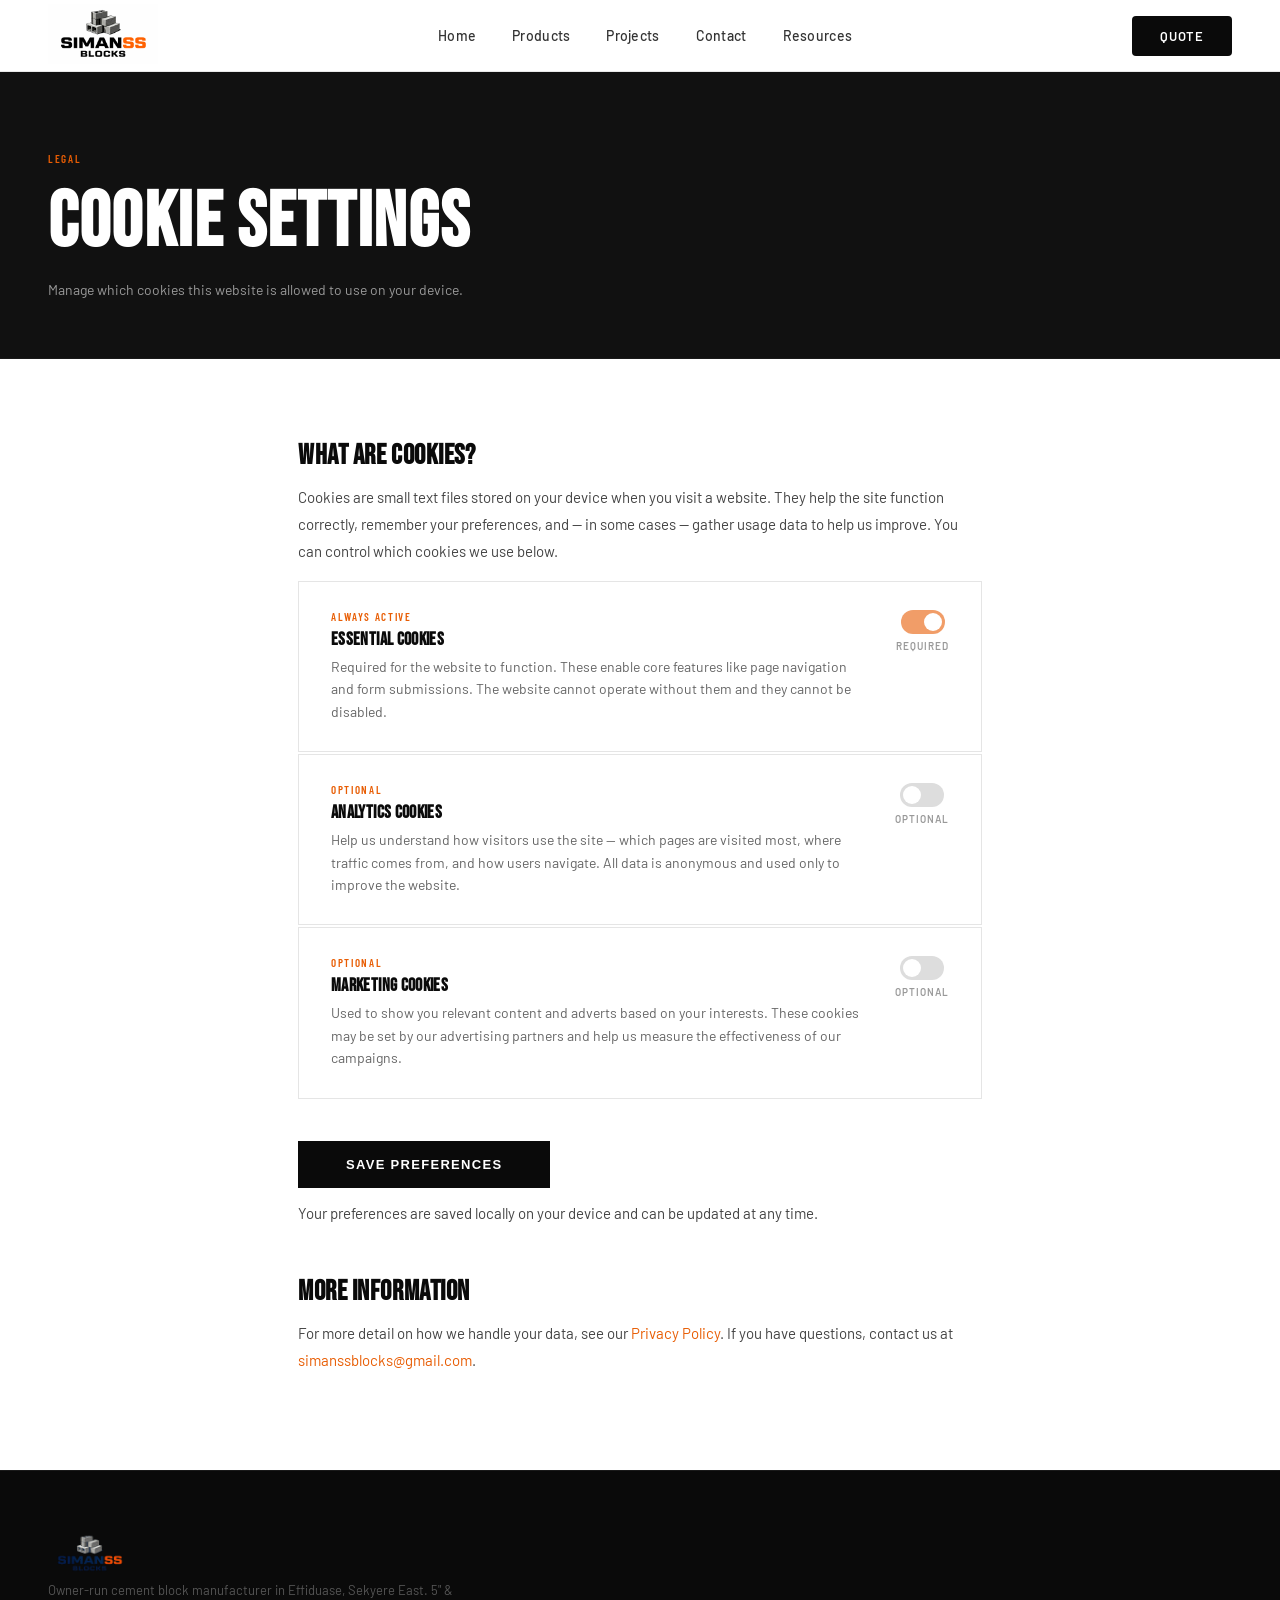
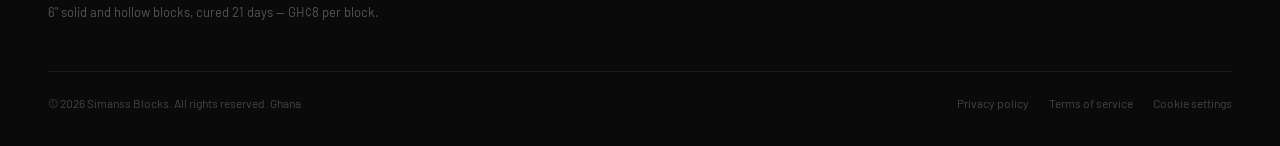
<file: cookies.html>
<!DOCTYPE html>
<html lang="en">
<head>
  <meta charset="UTF-8">
  <meta name="viewport" content="width=device-width, initial-scale=1.0">
  <title>Cookie Settings | Simanss Blocks</title>
  <link rel="preconnect" href="https://fonts.googleapis.com">
  <link rel="preconnect" href="https://fonts.gstatic.com" crossorigin>
  <link href="https://fonts.googleapis.com/css2?family=Bebas+Neue&family=Barlow:wght@300;400;500;600&family=Barlow+Condensed:wght@600;700&display=swap" rel="stylesheet">
  <link rel="stylesheet" href="https://cdnjs.cloudflare.com/ajax/libs/font-awesome/6.6.0/css/all.min.css">
  <link rel="stylesheet" href="styles.css">
  <style>
    .legal-hero {
      background: var(--dark); padding: 80px 48px 60px;
      border-bottom: 1px solid #1A1A1A;
    }
    .legal-hero .label { color: var(--orange); display: block; margin-bottom: 12px; }
    .legal-hero h1 { color: var(--white); font-size: clamp(48px, 6vw, 80px); }
    .legal-hero p { color: var(--text-muted); font-size: 14px; margin-top: 12px; }
    .legal-body {
      max-width: 780px; margin: 0 auto; padding: 80px 48px;
    }
    .legal-body h2 { font-size: 28px; margin: 48px 0 12px; color: var(--black); }
    .legal-body h2:first-child { margin-top: 0; }
    .legal-body p { font-size: 15px; color: #444; line-height: 1.8; margin-bottom: 16px; }
    .legal-body a { color: var(--orange); text-decoration: none; }
    .legal-body a:hover { text-decoration: underline; }

    .cookie-card {
      border: 1px solid #E5E5E5; padding: 28px 32px;
      margin-bottom: 2px; display: flex;
      justify-content: space-between; align-items: flex-start;
      gap: 24px;
    }
    .cookie-card-info h3 { font-size: 18px; font-family: 'Bebas Neue', sans-serif; margin-bottom: 6px; }
    .cookie-card-info p { font-size: 14px; color: #666; line-height: 1.6; margin: 0; }
    .cookie-card-info .label { color: var(--orange); display: block; margin-bottom: 6px; }

    /* Toggle switch */
    .toggle-wrap { display: flex; flex-direction: column; align-items: center; gap: 6px; flex-shrink: 0; }
    .toggle-wrap span { font-size: 10px; font-weight: 600; letter-spacing: 0.1em; text-transform: uppercase; color: #999; }
    .toggle { position: relative; width: 44px; height: 24px; }
    .toggle input { opacity: 0; width: 0; height: 0; }
    .toggle-slider {
      position: absolute; inset: 0; background: #DDD;
      border-radius: 24px; cursor: pointer; transition: background 0.25s;
    }
    .toggle-slider::before {
      content: ''; position: absolute;
      width: 18px; height: 18px; left: 3px; top: 3px;
      background: white; border-radius: 50%; transition: transform 0.25s;
    }
    .toggle input:checked + .toggle-slider { background: var(--orange); }
    .toggle input:checked + .toggle-slider::before { transform: translateX(20px); }
    .toggle input:disabled + .toggle-slider { background: var(--orange); opacity: 0.6; cursor: not-allowed; }
    .toggle input:disabled + .toggle-slider::before { transform: translateX(20px); }

    .cookie-save-btn {
      margin-top: 40px; padding: 16px 48px;
      background: var(--black); color: var(--white);
      border: none; cursor: pointer; font-size: 13px; font-weight: 600;
      letter-spacing: 0.1em; text-transform: uppercase;
      transition: background 0.2s;
    }
    .cookie-save-btn:hover { background: var(--orange); }
    .save-note { font-size: 12px; color: #999; margin-top: 12px; }

    @media (max-width: 768px) {
      .legal-hero { padding: 60px 20px 40px; }
      .legal-body { padding: 48px 20px; }
      .cookie-card { flex-direction: column; }
    }
  </style>
</head>
<body>

<nav>
  <a href="index.html"><img src="Images/Simanss Blocks Logo..png" alt="Simanss Blocks" style="height: 60px;"></a>
  <div class="nav-links">
    <a href="index.html">Home</a>
    <a href="index.html#products">Products</a>
    <a href="index.html#projects">Projects</a>
    <a href="index.html#contact">Contact</a>
    <a href="index.html#faq">Resources</a>
  </div>
  <a href="index.html#contact" class="btn-quote">Quote</a>
</nav>

<div class="legal-hero">
  <span class="label">Legal</span>
  <h1>COOKIE SETTINGS</h1>
  <p>Manage which cookies this website is allowed to use on your device.</p>
</div>

<div class="legal-body">
  <h2>WHAT ARE COOKIES?</h2>
  <p>Cookies are small text files stored on your device when you visit a website. They help the site function correctly, remember your preferences, and — in some cases — gather usage data to help us improve. You can control which cookies we use below.</p>

  <div class="cookie-card">
    <div class="cookie-card-info">
      <span class="label">Always active</span>
      <h3>ESSENTIAL COOKIES</h3>
      <p>Required for the website to function. These enable core features like page navigation and form submissions. The website cannot operate without them and they cannot be disabled.</p>
    </div>
    <div class="toggle-wrap">
      <label class="toggle">
        <input type="checkbox" disabled checked>
        <span class="toggle-slider"></span>
      </label>
      <span>Required</span>
    </div>
  </div>

  <div class="cookie-card">
    <div class="cookie-card-info">
      <span class="label">Optional</span>
      <h3>ANALYTICS COOKIES</h3>
      <p>Help us understand how visitors use the site — which pages are visited most, where traffic comes from, and how users navigate. All data is anonymous and used only to improve the website.</p>
    </div>
    <div class="toggle-wrap">
      <label class="toggle">
        <input type="checkbox" id="analyticsToggle">
        <span class="toggle-slider"></span>
      </label>
      <span>Optional</span>
    </div>
  </div>

  <div class="cookie-card">
    <div class="cookie-card-info">
      <span class="label">Optional</span>
      <h3>MARKETING COOKIES</h3>
      <p>Used to show you relevant content and adverts based on your interests. These cookies may be set by our advertising partners and help us measure the effectiveness of our campaigns.</p>
    </div>
    <div class="toggle-wrap">
      <label class="toggle">
        <input type="checkbox" id="marketingToggle">
        <span class="toggle-slider"></span>
      </label>
      <span>Optional</span>
    </div>
  </div>

  <button class="cookie-save-btn" onclick="savePreferences()">Save Preferences</button>
  <p class="save-note">Your preferences are saved locally on your device and can be updated at any time.</p>

  <h2>MORE INFORMATION</h2>
  <p>For more detail on how we handle your data, see our <a href="privacy-policy.html">Privacy Policy</a>. If you have questions, contact us at <a href="mailto:simanssblocks@gmail.com">simanssblocks@gmail.com</a>.</p>
</div>

<footer>
  <div class="footer-top">
    <div>
      <a href="index.html"><img src="Images/Simanss Blocks Logot.png" alt="Simanss Blocks" style="height: 45px;"></a>
      <p class="footer-desc">Owner-run cement block manufacturer in Effiduase, Sekyere East. 5" &amp; 6" solid and hollow blocks, cured 21 days — GH¢8 per block.</p>
    </div>
  </div>
  <div class="footer-bottom">
    <p>© 2026 Simanss Blocks. All rights reserved. Ghana</p>
    <div class="footer-bottom-links">
      <a href="privacy-policy.html">Privacy policy</a>
      <a href="terms.html">Terms of service</a>
      <a href="cookies.html">Cookie settings</a>
    </div>
  </div>
</footer>

<script>
  // Load saved preferences
  const prefs = JSON.parse(localStorage.getItem('cookiePrefs') || '{}');
  if (prefs.analytics) document.getElementById('analyticsToggle').checked = true;
  if (prefs.marketing) document.getElementById('marketingToggle').checked = true;

  function savePreferences() {
    localStorage.setItem('cookiePrefs', JSON.stringify({
      analytics: document.getElementById('analyticsToggle').checked,
      marketing:  document.getElementById('marketingToggle').checked,
    }));
    const btn = document.querySelector('.cookie-save-btn');
    btn.textContent = 'Saved!';
    setTimeout(() => { btn.textContent = 'Save Preferences'; }, 2000);
  }
</script>
</body>
</html>
</file>
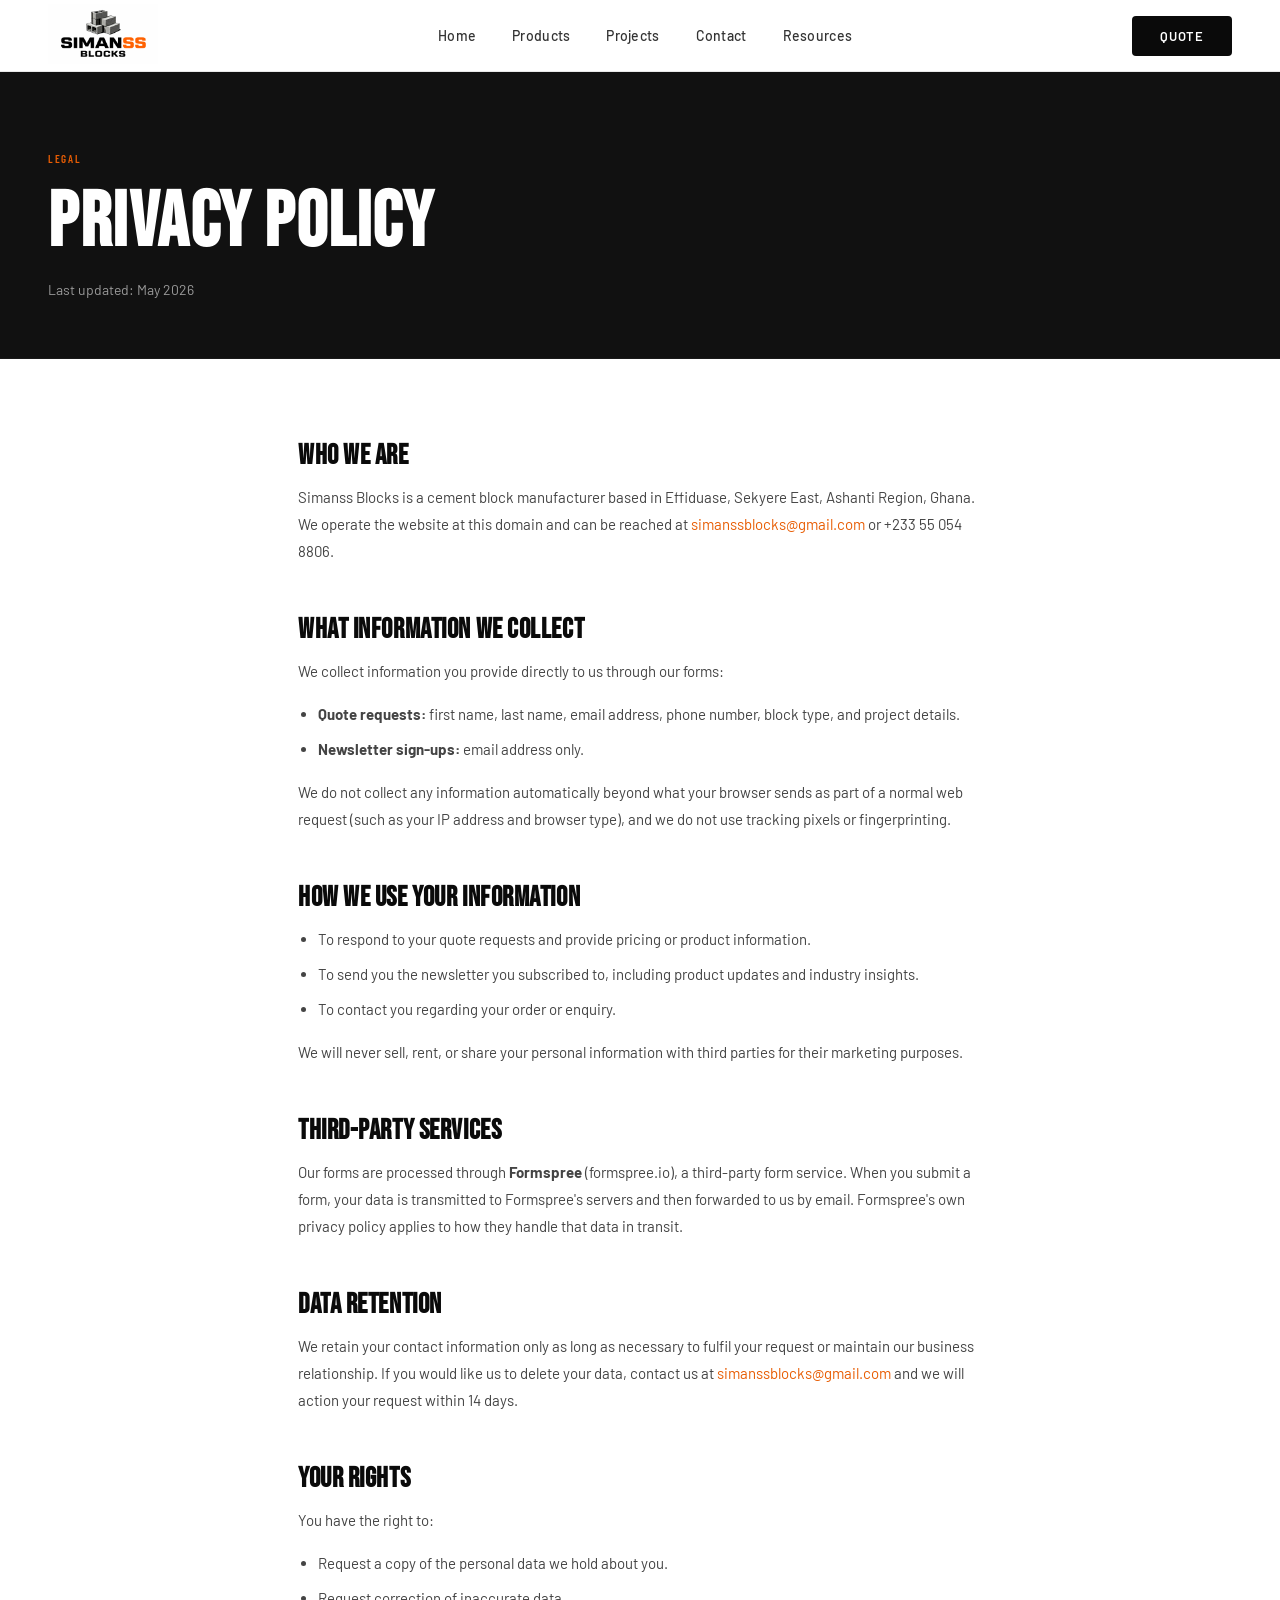
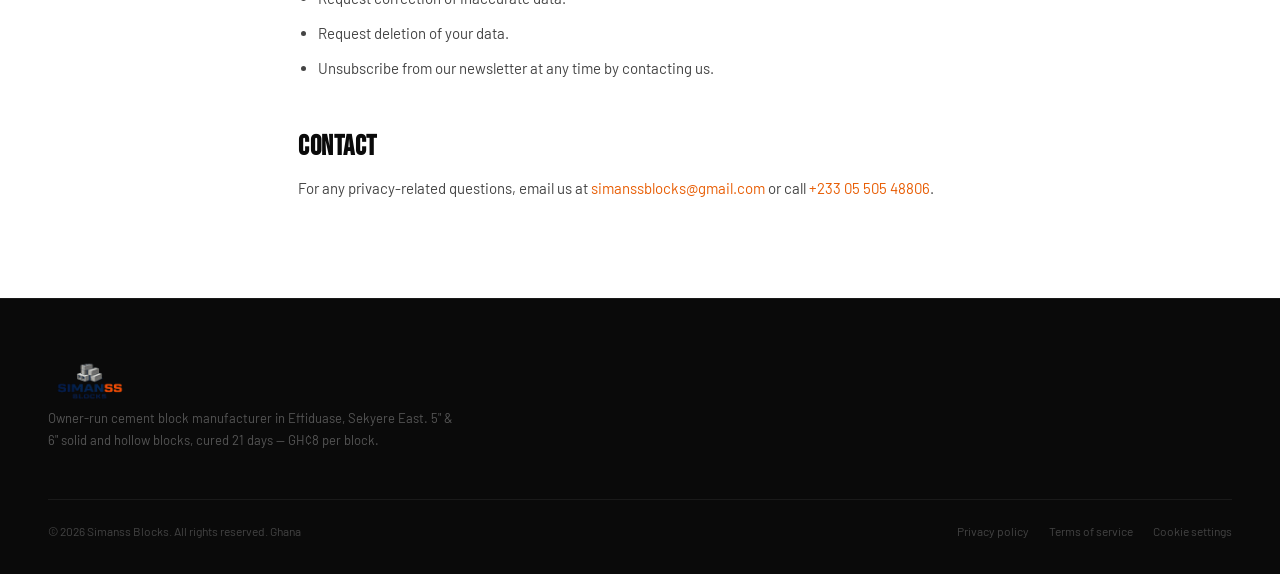
<file: privacy-policy.html>
<!DOCTYPE html>
<html lang="en">
<head>
  <meta charset="UTF-8">
  <meta name="viewport" content="width=device-width, initial-scale=1.0">
  <title>Privacy Policy | Simanss Blocks</title>
  <link rel="preconnect" href="https://fonts.googleapis.com">
  <link rel="preconnect" href="https://fonts.gstatic.com" crossorigin>
  <link href="https://fonts.googleapis.com/css2?family=Bebas+Neue&family=Barlow:wght@300;400;500;600&family=Barlow+Condensed:wght@600;700&display=swap" rel="stylesheet">
  <link rel="stylesheet" href="https://cdnjs.cloudflare.com/ajax/libs/font-awesome/6.6.0/css/all.min.css">
  <link rel="stylesheet" href="styles.css">
  <style>
    .legal-hero {
      background: var(--dark); padding: 80px 48px 60px;
      border-bottom: 1px solid #1A1A1A;
    }
    .legal-hero .label { color: var(--orange); display: block; margin-bottom: 12px; }
    .legal-hero h1 { color: var(--white); font-size: clamp(48px, 6vw, 80px); }
    .legal-hero p { color: var(--text-muted); font-size: 14px; margin-top: 12px; }
    .legal-body {
      max-width: 780px; margin: 0 auto; padding: 80px 48px;
    }
    .legal-body h2 {
      font-size: 28px; margin: 48px 0 12px; color: var(--black);
    }
    .legal-body h2:first-child { margin-top: 0; }
    .legal-body p { font-size: 15px; color: #444; line-height: 1.8; margin-bottom: 16px; }
    .legal-body ul { padding-left: 20px; margin-bottom: 16px; }
    .legal-body ul li { font-size: 15px; color: #444; line-height: 1.8; margin-bottom: 8px; }
    .legal-body a { color: var(--orange); text-decoration: none; }
    .legal-body a:hover { text-decoration: underline; }
    @media (max-width: 768px) {
      .legal-hero { padding: 60px 20px 40px; }
      .legal-body { padding: 48px 20px; }
    }
  </style>
</head>
<body>

<nav>
  <a href="index.html"><img src="Images/Simanss Blocks Logo..png" alt="Simanss Blocks" style="height: 60px;"></a>
  <div class="nav-links">
    <a href="index.html">Home</a>
    <a href="index.html#products">Products</a>
    <a href="index.html#projects">Projects</a>
    <a href="index.html#contact">Contact</a>
    <a href="index.html#faq">Resources</a>
  </div>
  <a href="index.html#contact" class="btn-quote">Quote</a>
</nav>

<div class="legal-hero">
  <span class="label">Legal</span>
  <h1>PRIVACY POLICY</h1>
  <p>Last updated: May 2026</p>
</div>

<div class="legal-body">
  <h2>WHO WE ARE</h2>
  <p>Simanss Blocks is a cement block manufacturer based in Effiduase, Sekyere East, Ashanti Region, Ghana. We operate the website at this domain and can be reached at <a href="mailto:simanssblocks@gmail.com">simanssblocks@gmail.com</a> or +233 55 054 8806.</p>

  <h2>WHAT INFORMATION WE COLLECT</h2>
  <p>We collect information you provide directly to us through our forms:</p>
  <ul>
    <li><strong>Quote requests:</strong> first name, last name, email address, phone number, block type, and project details.</li>
    <li><strong>Newsletter sign-ups:</strong> email address only.</li>
  </ul>
  <p>We do not collect any information automatically beyond what your browser sends as part of a normal web request (such as your IP address and browser type), and we do not use tracking pixels or fingerprinting.</p>

  <h2>HOW WE USE YOUR INFORMATION</h2>
  <ul>
    <li>To respond to your quote requests and provide pricing or product information.</li>
    <li>To send you the newsletter you subscribed to, including product updates and industry insights.</li>
    <li>To contact you regarding your order or enquiry.</li>
  </ul>
  <p>We will never sell, rent, or share your personal information with third parties for their marketing purposes.</p>

  <h2>THIRD-PARTY SERVICES</h2>
  <p>Our forms are processed through <strong>Formspree</strong> (formspree.io), a third-party form service. When you submit a form, your data is transmitted to Formspree's servers and then forwarded to us by email. Formspree's own privacy policy applies to how they handle that data in transit.</p>

  <h2>DATA RETENTION</h2>
  <p>We retain your contact information only as long as necessary to fulfil your request or maintain our business relationship. If you would like us to delete your data, contact us at <a href="mailto:simanssblocks@gmail.com">simanssblocks@gmail.com</a> and we will action your request within 14 days.</p>

  <h2>YOUR RIGHTS</h2>
  <p>You have the right to:</p>
  <ul>
    <li>Request a copy of the personal data we hold about you.</li>
    <li>Request correction of inaccurate data.</li>
    <li>Request deletion of your data.</li>
    <li>Unsubscribe from our newsletter at any time by contacting us.</li>
  </ul>

  <h2>CONTACT</h2>
  <p>For any privacy-related questions, email us at <a href="mailto:simanssblocks@gmail.com">simanssblocks@gmail.com</a> or call <a href="tel:+233550548806">+233 05 505 48806</a>.</p>
</div>

<footer>
  <div class="footer-top">
    <div>
      <a href="index.html"><img src="Images/Simanss Blocks Logot.png" alt="Simanss Blocks" style="height: 45px;"></a>
      <p class="footer-desc">Owner-run cement block manufacturer in Effiduase, Sekyere East. 5" &amp; 6" solid and hollow blocks, cured 21 days — GH¢8 per block.</p>
    </div>
  </div>
  <div class="footer-bottom">
    <p>© 2026 Simanss Blocks. All rights reserved. Ghana</p>
    <div class="footer-bottom-links">
      <a href="privacy-policy.html">Privacy policy</a>
      <a href="terms.html">Terms of service</a>
      <a href="cookies.html">Cookie settings</a>
    </div>
  </div>
</footer>

</body>
</html>
</file>
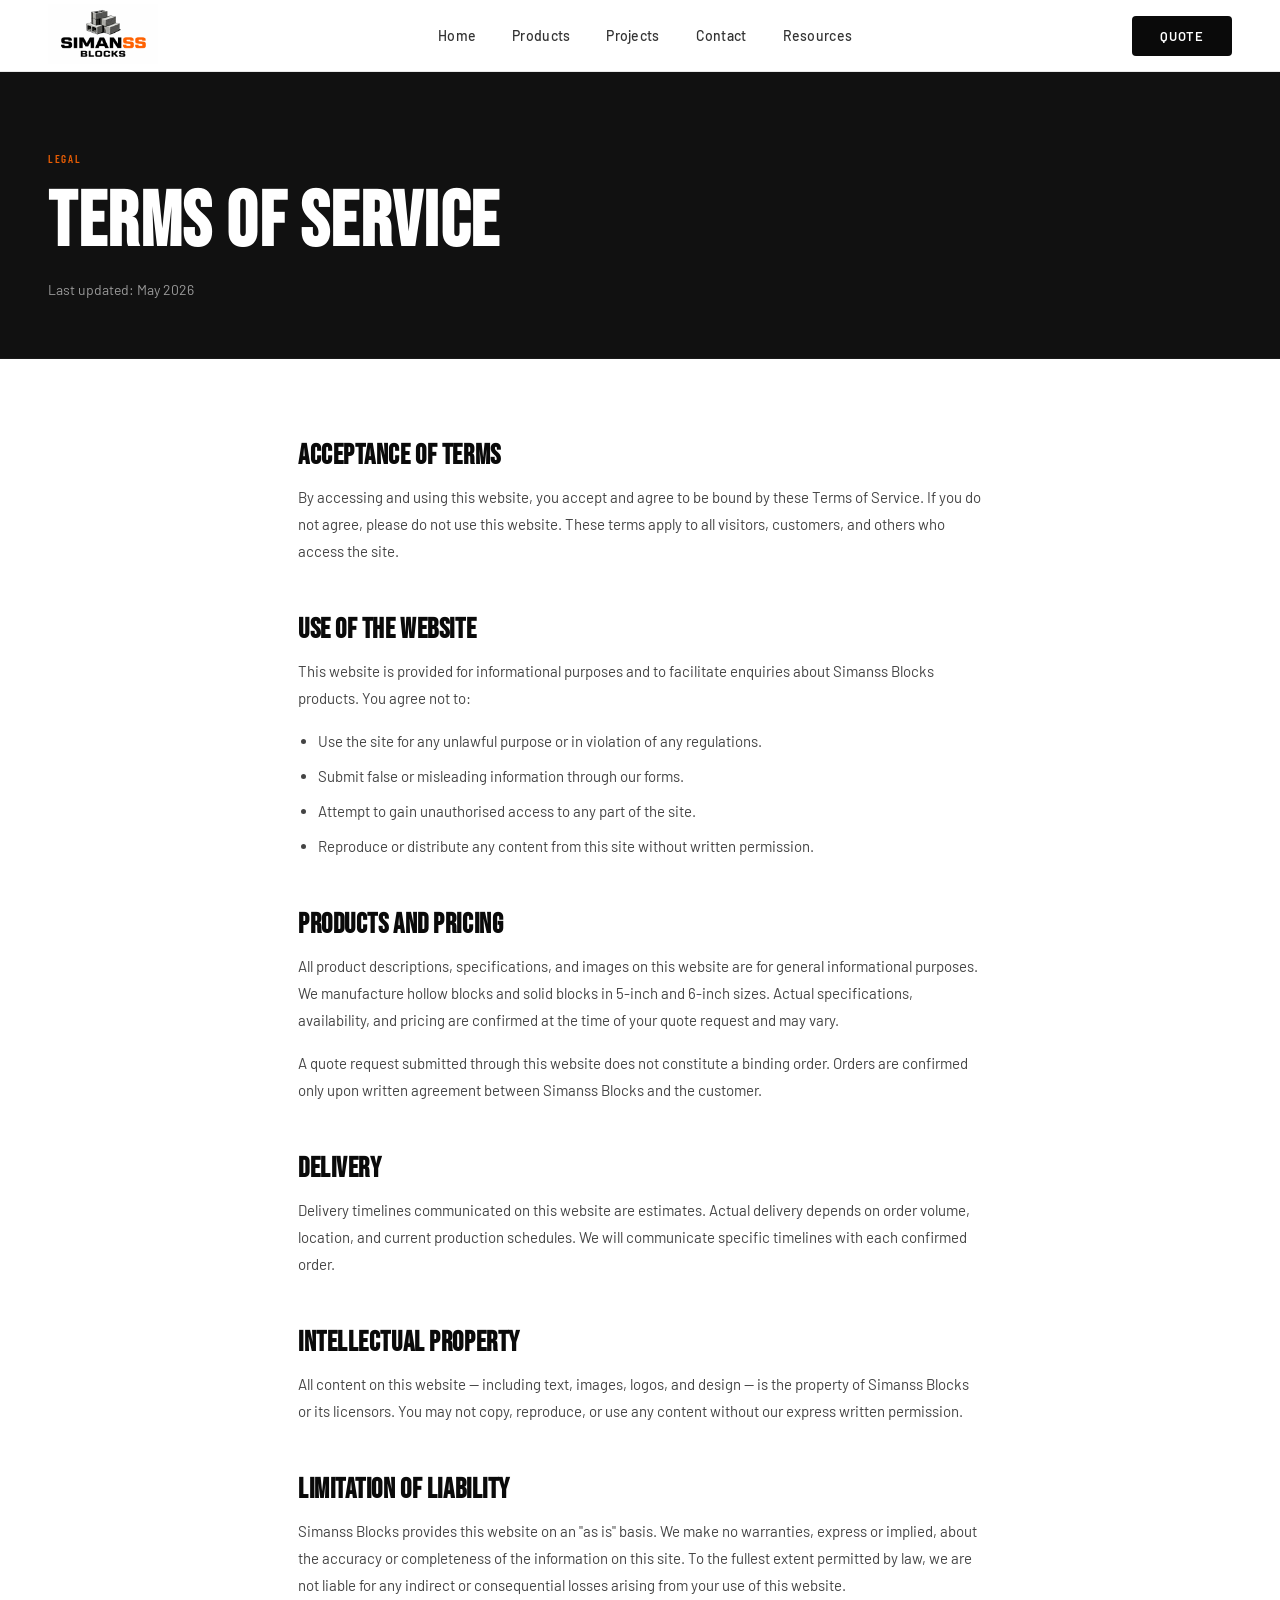
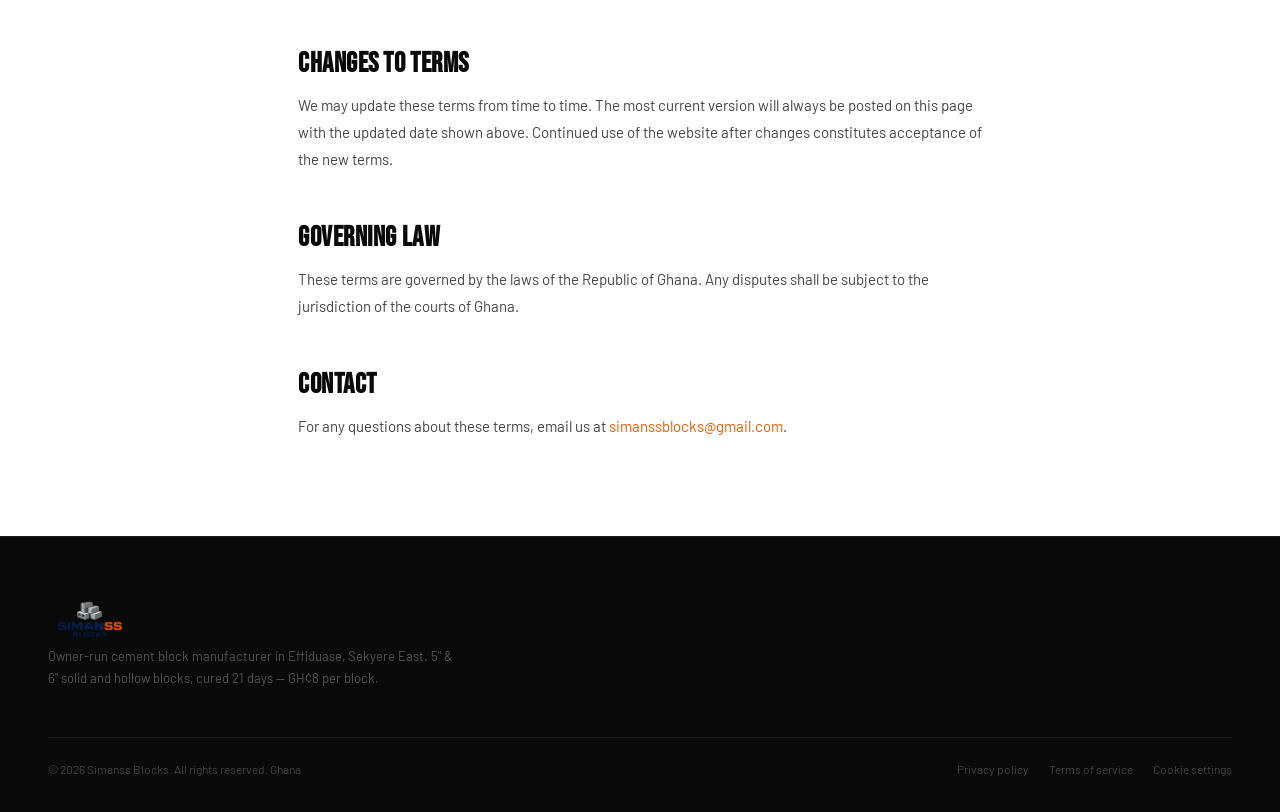
<file: terms.html>
<!DOCTYPE html>
<html lang="en">
<head>
  <meta charset="UTF-8">
  <meta name="viewport" content="width=device-width, initial-scale=1.0">
  <title>Terms of Service | Simanss Blocks</title>
  <link rel="preconnect" href="https://fonts.googleapis.com">
  <link rel="preconnect" href="https://fonts.gstatic.com" crossorigin>
  <link href="https://fonts.googleapis.com/css2?family=Bebas+Neue&family=Barlow:wght@300;400;500;600&family=Barlow+Condensed:wght@600;700&display=swap" rel="stylesheet">
  <link rel="stylesheet" href="https://cdnjs.cloudflare.com/ajax/libs/font-awesome/6.6.0/css/all.min.css">
  <link rel="stylesheet" href="styles.css">
  <style>
    .legal-hero {
      background: var(--dark); padding: 80px 48px 60px;
      border-bottom: 1px solid #1A1A1A;
    }
    .legal-hero .label { color: var(--orange); display: block; margin-bottom: 12px; }
    .legal-hero h1 { color: var(--white); font-size: clamp(48px, 6vw, 80px); }
    .legal-hero p { color: var(--text-muted); font-size: 14px; margin-top: 12px; }
    .legal-body {
      max-width: 780px; margin: 0 auto; padding: 80px 48px;
    }
    .legal-body h2 {
      font-size: 28px; margin: 48px 0 12px; color: var(--black);
    }
    .legal-body h2:first-child { margin-top: 0; }
    .legal-body p { font-size: 15px; color: #444; line-height: 1.8; margin-bottom: 16px; }
    .legal-body ul { padding-left: 20px; margin-bottom: 16px; }
    .legal-body ul li { font-size: 15px; color: #444; line-height: 1.8; margin-bottom: 8px; }
    .legal-body a { color: var(--orange); text-decoration: none; }
    .legal-body a:hover { text-decoration: underline; }
    @media (max-width: 768px) {
      .legal-hero { padding: 60px 20px 40px; }
      .legal-body { padding: 48px 20px; }
    }
  </style>
</head>
<body>

<nav>
  <a href="index.html"><img src="Images/Simanss Blocks Logo..png" alt="Simanss Blocks" style="height: 60px;"></a>
  <div class="nav-links">
    <a href="index.html">Home</a>
    <a href="index.html#products">Products</a>
    <a href="index.html#projects">Projects</a>
    <a href="index.html#contact">Contact</a>
    <a href="index.html#faq">Resources</a>
  </div>
  <a href="index.html#contact" class="btn-quote">Quote</a>
</nav>

<div class="legal-hero">
  <span class="label">Legal</span>
  <h1>TERMS OF SERVICE</h1>
  <p>Last updated: May 2026</p>
</div>

<div class="legal-body">
  <h2>ACCEPTANCE OF TERMS</h2>
  <p>By accessing and using this website, you accept and agree to be bound by these Terms of Service. If you do not agree, please do not use this website. These terms apply to all visitors, customers, and others who access the site.</p>

  <h2>USE OF THE WEBSITE</h2>
  <p>This website is provided for informational purposes and to facilitate enquiries about Simanss Blocks products. You agree not to:</p>
  <ul>
    <li>Use the site for any unlawful purpose or in violation of any regulations.</li>
    <li>Submit false or misleading information through our forms.</li>
    <li>Attempt to gain unauthorised access to any part of the site.</li>
    <li>Reproduce or distribute any content from this site without written permission.</li>
  </ul>

  <h2>PRODUCTS AND PRICING</h2>
  <p>All product descriptions, specifications, and images on this website are for general informational purposes. We manufacture hollow blocks and solid blocks in 5-inch and 6-inch sizes. Actual specifications, availability, and pricing are confirmed at the time of your quote request and may vary.</p>
  <p>A quote request submitted through this website does not constitute a binding order. Orders are confirmed only upon written agreement between Simanss Blocks and the customer.</p>

  <h2>DELIVERY</h2>
  <p>Delivery timelines communicated on this website are estimates. Actual delivery depends on order volume, location, and current production schedules. We will communicate specific timelines with each confirmed order.</p>

  <h2>INTELLECTUAL PROPERTY</h2>
  <p>All content on this website — including text, images, logos, and design — is the property of Simanss Blocks or its licensors. You may not copy, reproduce, or use any content without our express written permission.</p>

  <h2>LIMITATION OF LIABILITY</h2>
  <p>Simanss Blocks provides this website on an "as is" basis. We make no warranties, express or implied, about the accuracy or completeness of the information on this site. To the fullest extent permitted by law, we are not liable for any indirect or consequential losses arising from your use of this website.</p>

  <h2>CHANGES TO TERMS</h2>
  <p>We may update these terms from time to time. The most current version will always be posted on this page with the updated date shown above. Continued use of the website after changes constitutes acceptance of the new terms.</p>

  <h2>GOVERNING LAW</h2>
  <p>These terms are governed by the laws of the Republic of Ghana. Any disputes shall be subject to the jurisdiction of the courts of Ghana.</p>

  <h2>CONTACT</h2>
  <p>For any questions about these terms, email us at <a href="mailto:simanssblocks@gmail.com">simanssblocks@gmail.com</a>.</p>
</div>

<footer>
  <div class="footer-top">
    <div>
      <a href="index.html"><img src="Images/Simanss Blocks Logot.png" alt="Simanss Blocks" style="height: 45px;"></a>
      <p class="footer-desc">Owner-run cement block manufacturer in Effiduase, Sekyere East. 5" &amp; 6" solid and hollow blocks, cured 21 days — GH¢8 per block.</p>
    </div>
  </div>
  <div class="footer-bottom">
    <p>© 2026 Simanss Blocks. All rights reserved. Ghana</p>
    <div class="footer-bottom-links">
      <a href="privacy-policy.html">Privacy policy</a>
      <a href="terms.html">Terms of service</a>
      <a href="cookies.html">Cookie settings</a>
    </div>
  </div>
</footer>

</body>
</html>
</file>
<file: styles.css>
*, *::before, *::after { box-sizing: border-box; margin: 0; padding: 0; }

:root {
  --orange: #E85D04;
  --orange-dark: #C44D00;
  --black: #0A0A0A;
  --dark: #111111;
  --dark2: #1A1A1A;
  --gray-bg: #F2F0EB;
  --gray-mid: #888;
  --white: #FFFFFF;
  --text-muted: #999;
  --border: rgba(255,255,255,0.08);
  --radius: 4px;
  --radius-lg: 12px;
}

html { scroll-behavior: smooth; }

body {
  font-family: 'Barlow', sans-serif;
  font-weight: 400;
  color: var(--black);
  background: var(--white);
  overflow-x: hidden;
}

/* ── TYPOGRAPHY ── */
.display { font-family: 'Bebas Neue', sans-serif; letter-spacing: 0.02em; line-height: 0.95; }
.label { font-family: 'Barlow Condensed', sans-serif; font-size: 11px; font-weight: 600; letter-spacing: 0.15em; text-transform: uppercase; }
h1, h2, h3 { font-family: 'Bebas Neue', sans-serif; letter-spacing: 0.02em; }

/* ── NAVBAR ── */
nav {
  position: sticky; top: 0; z-index: 100;
  background: var(--white);
  border-bottom: 1px solid #E8E8E8;
  padding: 0 48px;
  display: flex; align-items: center; justify-content: space-between;
  height: 72px;
}
.nav-logo {
  font-family: 'Bebas Neue', sans-serif;
  font-size: 26px;
  letter-spacing: 0.05em;
  color: var(--black);
  text-decoration: none;
}
.nav-logo span { color: var(--orange); }
.nav-links { display: flex; gap: 36px; align-items: center; }
.nav-links a {
  font-size: 14px; font-weight: 500; color: #333;
  text-decoration: none; letter-spacing: 0.02em;
  transition: color 0.2s;
  position: relative;
}
.nav-links a::after {
  content: ''; position: absolute; bottom: -4px; left: 0;
  width: 0; height: 2px; background: var(--orange);
  transition: width 0.25s;
}
.nav-links a:hover { color: var(--orange); }
.nav-links a:hover::after { width: 100%; }
.nav-links .has-sub { display: flex; align-items: center; gap: 4px; }
.btn-quote {
  background: var(--black); color: var(--white);
  padding: 12px 28px; font-size: 13px; font-weight: 600;
  letter-spacing: 0.06em; text-transform: uppercase;
  border: none; cursor: pointer; border-radius: var(--radius);
  transition: background 0.2s;
  text-decoration: none;
}
.btn-quote:hover { background: var(--orange); }
.nav-mobile-btn { display: none; background: none; border: none; cursor: pointer; font-size: 22px; }

/* ── HERO ── */
.hero {
  position: relative;
  min-height: 100vh;
  display: flex; flex-direction: column; justify-content: flex-end;
  overflow: hidden;
  background: var(--dark);
}
.hero-bg-img {
  position: absolute; inset: 0;
  background-image: url('https://images.unsplash.com/photo-1504307651254-35680f356dfd?w=1600&q=80');
  background-size: cover; background-position: center;
  opacity: 0.35;
}
.hero-grid-overlay {
  position: absolute; inset: 0;
  background-image:
    linear-gradient(rgba(255,255,255,0.03) 1px, transparent 1px),
    linear-gradient(90deg, rgba(255,255,255,0.03) 1px, transparent 1px);
  background-size: 80px 80px;
}
.hero-content {
  position: relative; z-index: 2;
  padding: 0 48px 80px;
  max-width: 1200px;
}
.hero-eyebrow {
  color: var(--orange); font-family: 'Barlow Condensed', sans-serif;
  font-size: 12px; font-weight: 600; letter-spacing: 0.2em; text-transform: uppercase;
  margin-bottom: 20px;
  display: flex; align-items: center; gap: 12px;
}
.hero-eyebrow::before {
  content: ''; display: block; width: 32px; height: 2px; background: var(--orange);
}
.hero h1 {
  font-size: clamp(64px, 9vw, 130px);
  color: var(--white);
  line-height: 0.92;
  margin-bottom: 32px;
}
.hero-sub {
  color: rgba(255,255,255,0.65);
  font-size: 17px; font-weight: 300; line-height: 1.6;
  max-width: 520px;
  margin-bottom: 44px;
}
.hero-btns { display: flex; gap: 14px; flex-wrap: wrap; }
.btn-primary {
  background: var(--orange); color: var(--white);
  padding: 16px 36px; font-size: 13px; font-weight: 600;
  letter-spacing: 0.08em; text-transform: uppercase;
  border: none; cursor: pointer; border-radius: var(--radius);
  transition: background 0.2s, transform 0.15s;
  text-decoration: none; display: inline-block;
}
.btn-primary:hover { background: var(--orange-dark); transform: translateY(-1px); }
.btn-outline {
  background: transparent; color: var(--white);
  padding: 16px 36px; font-size: 13px; font-weight: 600;
  letter-spacing: 0.08em; text-transform: uppercase;
  border: 1.5px solid rgba(255,255,255,0.4); cursor: pointer; border-radius: var(--radius);
  transition: border-color 0.2s, color 0.2s;
  text-decoration: none; display: inline-block;
}
.btn-outline:hover { border-color: var(--white); color: var(--white); }
.hero-stats {
  position: absolute; right: 48px; bottom: 80px; z-index: 2;
  display: flex; flex-direction: column; gap: 32px;
  text-align: right;
}
.hero-stat-num {
  font-family: 'Bebas Neue', sans-serif;
  font-size: 42px; color: var(--white); line-height: 1;
}
.hero-stat-num span { color: var(--orange); }
.hero-stat-label { font-size: 11px; color: var(--text-muted); letter-spacing: 0.1em; text-transform: uppercase; }

/* ── BUILT TO LAST ── */
.btl {
  background: var(--gray-bg);
  padding: 100px 48px;
}
.section-header { margin-bottom: 60px; }
.section-header .label { color: var(--orange); margin-bottom: 10px; display: block; }
.section-header h2 { font-size: clamp(48px, 5vw, 72px); color: var(--black); }
.section-header p { font-size: 16px; color: #555; margin-top: 12px; max-width: 480px; }
.btl-grid {
  display: grid;
  grid-template-columns: repeat(4, 1fr);
  gap: 2px;
}
.btl-card {
  background: var(--white);
  overflow: hidden;
}
.btl-card img { width: 100%; height: 220px; object-fit: cover; display: block; }
.btl-card-body { padding: 28px 24px; }
.btl-card-body .label { color: var(--orange); margin-bottom: 8px; display: block; }
.btl-card-body h3 { font-size: 22px; font-family: 'Bebas Neue', sans-serif; margin-bottom: 8px; }
.btl-card-body p { font-size: 14px; color: #666; line-height: 1.6; margin-bottom: 16px; }
.learn-link {
  font-size: 12px; font-weight: 600; letter-spacing: 0.1em; text-transform: uppercase;
  color: var(--black); text-decoration: none;
  display: inline-flex; align-items: center; gap: 6px;
  transition: color 0.2s;
}
.learn-link:hover { color: var(--orange); }

/* ── BUILT YOUR WAY ── */
.byw {
  background: var(--black);
  padding: 100px 48px;
}
.byw .section-header h2 { color: var(--white); }
.byw .section-header p { color: var(--text-muted); }
.byw-grid {
  display: grid;
  grid-template-columns: 2fr 1fr 1fr;
  gap: 2px;
  margin-top: 60px;
}
.byw-card {
  background: var(--dark2);
  padding: 40px 36px;
  position: relative; overflow: hidden;
}
.byw-card.featured { background: var(--orange); }
.byw-card-img {
  width: 100%; height: 200px; object-fit: cover;
  margin-bottom: 28px;
}
.byw-card .label { color: rgba(255,255,255,0.5); margin-bottom: 10px; display: block; }
.byw-card.featured .label { color: rgba(255,255,255,0.7); }
.byw-card h3 { font-size: 28px; font-family: 'Bebas Neue', sans-serif; color: var(--white); margin-bottom: 10px; }
.byw-card p { font-size: 14px; color: rgba(255,255,255,0.55); line-height: 1.6; margin-bottom: 20px; }
.byw-card.featured p { color: rgba(255,255,255,0.8); }
.byw-card .learn-link { color: rgba(255,255,255,0.7); }
.byw-card .learn-link:hover { color: var(--white); }

/* ── WHAT WE MANUFACTURE ── */
.wwm { padding: 100px 48px; background: var(--white); }
.wwm .section-header h2 { color: var(--black); }
.wwm-item {
  display: grid; grid-template-columns: 1fr 1fr; gap: 0;
  margin-bottom: 2px;
  background: var(--gray-bg);
}
.wwm-item:nth-child(even) { direction: rtl; }
.wwm-item:nth-child(even) > * { direction: ltr; }
.wwm-item-text {
  padding: 60px 56px;
  display: flex; flex-direction: column; justify-content: center;
}
.wwm-item-text .label { color: var(--orange); margin-bottom: 12px; display: block; }
.wwm-item-text h3 { font-size: clamp(32px, 3vw, 48px); margin-bottom: 16px; }
.wwm-item-text p { font-size: 15px; color: #555; line-height: 1.7; margin-bottom: 28px; }
.wwm-item-actions { display: flex; gap: 16px; align-items: center; }
.btn-sm {
  padding: 10px 24px; font-size: 12px; font-weight: 600;
  letter-spacing: 0.08em; text-transform: uppercase;
  border-radius: var(--radius); border: none; cursor: pointer;
  text-decoration: none; display: inline-block; transition: all 0.2s;
}
.btn-sm-primary { background: var(--black); color: var(--white); }
.btn-sm-primary:hover { background: var(--orange); }
.btn-sm-ghost {
  background: transparent; color: var(--black);
  display: inline-flex; align-items: center; gap: 6px;
  font-size: 12px; font-weight: 600; letter-spacing: 0.08em; text-transform: uppercase;
  text-decoration: none; transition: color 0.2s;
}
.btn-sm-ghost:hover { color: var(--orange); }
.wwm-item img { width: 100%; height: 100%; min-height: 360px; object-fit: cover; display: block; }
.wwm-item-sizes { display: flex; gap: 8px; margin-top: 4px; }
.size-badge {
  font-family: 'Barlow Condensed', sans-serif; font-size: 12px; font-weight: 600;
  letter-spacing: 0.1em; text-transform: uppercase;
  padding: 4px 12px; border: 1.5px solid var(--orange); color: var(--orange);
  border-radius: var(--radius);
}

/* ── RECENT PROJECTS ── */
.projects {
  background: #1C1A18;
  padding: 100px 48px;
}
.projects .section-header h2 { color: var(--white); }
.projects .section-header p { color: var(--text-muted); }
.projects-mosaic {
  display: grid;
  grid-template-columns: repeat(3, 1fr);
  grid-template-rows: 240px 240px;
  gap: 3px;
  margin-top: 48px;
}
.projects-mosaic img {
  width: 100%; height: 100%; object-fit: cover; display: block;
  transition: opacity 0.3s;
}
.projects-mosaic img:hover { opacity: 0.8; }
.projects-mosaic .tall { grid-row: span 2; }

/* ── TESTIMONIALS ── */
.testimonials {
  background: var(--black);
  padding: 100px 48px;
}
.testimonials .section-header h2 { color: var(--white); }
.testimonials .section-header p { color: var(--text-muted); }
.testi-grid {
  display: grid; grid-template-columns: repeat(3, 1fr);
  gap: 2px; margin-top: 60px;
}
.testi-card {
  background: var(--dark2); padding: 40px 36px;
}
.testi-stars { color: var(--orange); font-size: 14px; margin-bottom: 20px; }
.testi-card blockquote {
  font-size: 15px; color: rgba(255,255,255,0.75);
  line-height: 1.7; font-style: italic; margin-bottom: 28px;
  font-weight: 300;
}
.testi-author { display: flex; align-items: center; gap: 12px; }
.testi-avatar {
  width: 40px; height: 40px; border-radius: 50%;
  background: var(--orange); display: flex; align-items: center; justify-content: center;
  font-size: 13px; font-weight: 600; color: var(--white);
  flex-shrink: 0;
}
.testi-name { font-size: 14px; font-weight: 600; color: var(--white); }
.testi-role { font-size: 12px; color: var(--text-muted); margin-top: 2px; }

/* ── FAQ ── */
.faq { background: var(--white); padding: 100px 48px; }
.faq-inner { max-width: 760px; }
.faq .section-header h2 { color: var(--black); }
.faq-item {
  border-top: 1px solid #E5E5E5;
}
.faq-item:last-child { border-bottom: 1px solid #E5E5E5; }
.faq-q {
  width: 100%; background: none; border: none; cursor: pointer;
  padding: 22px 0; text-align: left;
  font-size: 16px; font-weight: 600; color: var(--black);
  display: flex; justify-content: space-between; align-items: center; gap: 16px;
  transition: color 0.2s;
}
.faq-q:hover { color: var(--orange); }
.faq-q .faq-icon { font-size: 18px; flex-shrink: 0; transition: transform 0.3s; }
.faq-a {
  max-height: 0; overflow: hidden;
  font-size: 15px; color: #555; line-height: 1.7;
  transition: max-height 0.35s ease, padding 0.3s;
}
.faq-a.open { max-height: 200px; padding-bottom: 20px; }
.faq-need-help {
  background: var(--black); padding: 60px 48px;
  display: flex; align-items: center; justify-content: space-between;
  flex-wrap: wrap; gap: 24px; margin-top: 60px;
}
.faq-need-help h3 { font-size: 40px; color: var(--white); }
.faq-need-help p { font-size: 14px; color: var(--text-muted); margin-top: 4px; }

/* ── CTA ── */
.cta {
  background: var(--gray-bg);
  padding: 120px 48px;
  display: grid; grid-template-columns: 1fr 1fr;
  gap: 60px; align-items: center;
}
.cta h2 { font-size: clamp(52px, 5vw, 80px); line-height: 0.95; }
.cta p { font-size: 16px; color: #555; line-height: 1.7; margin: 20px 0 36px; }
.cta-btns { display: flex; gap: 14px; flex-wrap: wrap; }
.btn-dark { background: var(--black); color: var(--white); }
.btn-dark:hover { background: var(--orange); }
.cta-img { width: 100%; height: 420px; object-fit: cover; }

/* ── NEWSLETTER ── */
.newsletter {
  background: var(--black);
  padding: 80px 48px;
  display: flex; align-items: center; justify-content: space-between;
  gap: 48px; flex-wrap: wrap;
}
.newsletter-text h2 { font-size: 40px; color: var(--white); }
.newsletter-text p { font-size: 14px; color: var(--text-muted); margin-top: 6px; }
.newsletter-form { display: flex; gap: 0; flex: 1; max-width: 440px; }
.newsletter-form input {
  flex: 1; padding: 14px 20px; background: #1E1E1E;
  border: 1px solid #333; border-right: none; color: var(--white);
  font-size: 14px; font-family: 'Barlow', sans-serif;
  outline: none;
}
.newsletter-form input::placeholder { color: #555; }
.newsletter-form button {
  padding: 14px 28px; background: var(--orange); color: var(--white);
  border: none; cursor: pointer; font-size: 13px; font-weight: 600;
  letter-spacing: 0.08em; text-transform: uppercase;
  transition: background 0.2s; white-space: nowrap;
}
.newsletter-form button:hover { background: var(--orange-dark); }
.newsletter-legal { font-size: 11px; color: #444; margin-top: 8px; }

/* ── CONTACT ── */
.contact {
  background: var(--dark);
  padding: 100px 48px;
  display: grid; grid-template-columns: 1fr 1fr;
  gap: 80px; align-items: start;
}
.contact .label { color: var(--orange); margin-bottom: 12px; display: block; }
.contact h2 { font-size: 64px; color: var(--white); margin-bottom: 12px; }
.contact > div > p { font-size: 15px; color: var(--text-muted); margin-bottom: 48px; }
.contact-info { display: flex; flex-direction: column; gap: 32px; }
.contact-item { display: flex; gap: 16px; align-items: flex-start; }
.contact-icon {
  width: 40px; height: 40px; background: var(--dark2);
  display: flex; align-items: center; justify-content: center;
  flex-shrink: 0; font-size: 16px; color: var(--orange);
}
.contact-item-label { font-size: 11px; font-weight: 600; letter-spacing: 0.15em; text-transform: uppercase; color: var(--text-muted); margin-bottom: 4px; }
.contact-item-val { font-size: 14px; color: rgba(255,255,255,0.8); }
.contact-item-val a { color: var(--orange); text-decoration: none; }
.contact-item-val a:hover { text-decoration: underline; }
.contact-item-link {
  font-size: 12px; color: var(--orange); text-decoration: none;
  display: inline-flex; align-items: center; gap: 4px; margin-top: 4px;
  font-weight: 600; letter-spacing: 0.06em; text-transform: uppercase;
}
.contact-img { width: 100%; height: 380px; object-fit: cover; }

/* ── FOOTER ── */
footer {
  background: var(--black);
  border-top: 1px solid #1A1A1A;
  padding: 60px 48px 36px;
}
.footer-top {
  display: grid; grid-template-columns: 2fr 1fr 1fr 1fr;
  gap: 48px; margin-bottom: 48px;
}
.footer-logo {
  font-family: 'Bebas Neue', sans-serif; font-size: 28px;
  color: var(--white); letter-spacing: 0.05em; margin-bottom: 14px;
  display: block; text-decoration: none;
}
.footer-logo span { color: var(--orange); }
.footer-desc { font-size: 13px; color: #555; line-height: 1.7; }
.footer-col h4 { font-size: 11px; font-weight: 600; letter-spacing: 0.15em; text-transform: uppercase; color: var(--white); margin-bottom: 20px; }
.footer-col ul { list-style: none; }
.footer-col ul li { margin-bottom: 10px; }
.footer-col ul li a { font-size: 13px; color: #555; text-decoration: none; transition: color 0.2s; }
.footer-col ul li a:hover { color: var(--white); }
.footer-social { display: flex; gap: 12px; margin-top: 28px; }
.footer-social a {
  width: 34px; height: 34px; border: 1px solid #2A2A2A;
  display: flex; align-items: center; justify-content: center;
  color: #555; font-size: 13px; text-decoration: none;
  transition: border-color 0.2s, color 0.2s;
}
.footer-social a:hover { border-color: var(--orange); color: var(--orange); }
.footer-bottom {
  border-top: 1px solid #1A1A1A;
  padding-top: 24px;
  display: flex; justify-content: space-between; align-items: center;
  flex-wrap: wrap; gap: 12px;
}
.footer-bottom p { font-size: 12px; color: #444; }
.footer-bottom-links { display: flex; gap: 20px; }
.footer-bottom-links a { font-size: 12px; color: #444; text-decoration: none; transition: color 0.2s; }
.footer-bottom-links a:hover { color: var(--white); }

/* ── QUOTE MODAL ── */
.modal-overlay {
  display: none; position: fixed; inset: 0; z-index: 1000;
  background: rgba(0,0,0,0.75); align-items: center; justify-content: center;
}
.modal-overlay.open { display: flex; }
.modal {
  background: var(--white); width: 100%; max-width: 560px;
  padding: 48px; position: relative;
  max-height: 90vh; overflow-y: auto;
}
.modal-close {
  position: absolute; top: 20px; right: 20px;
  background: none; border: none; cursor: pointer;
  font-size: 20px; color: #888; transition: color 0.2s;
}
.modal-close:hover { color: var(--black); }
.modal h2 { font-size: 40px; margin-bottom: 6px; }
.modal p { font-size: 14px; color: #666; margin-bottom: 32px; }
.form-row { display: grid; grid-template-columns: 1fr 1fr; gap: 16px; }
.form-group { margin-bottom: 18px; }
.form-group label { font-size: 11px; font-weight: 600; letter-spacing: 0.1em; text-transform: uppercase; color: #333; display: block; margin-bottom: 6px; }
.form-group input, .form-group select, .form-group textarea {
  width: 100%; padding: 12px 14px; border: 1px solid #E0E0E0;
  font-size: 14px; font-family: 'Barlow', sans-serif; color: var(--black);
  outline: none; transition: border-color 0.2s; background: var(--white);
}
.form-group input:focus, .form-group select:focus, .form-group textarea:focus { border-color: var(--black); }
.form-group textarea { resize: vertical; min-height: 100px; }
.form-submit { width: 100%; padding: 16px; background: var(--black); color: var(--white); border: none; cursor: pointer; font-size: 13px; font-weight: 600; letter-spacing: 0.1em; text-transform: uppercase; transition: background 0.2s; margin-top: 8px; }
.form-submit:hover { background: var(--orange); }

/* ── MOBILE NAV ── */
.mobile-nav {
  display: none; position: fixed; inset: 0; z-index: 99;
  background: var(--white); padding: 100px 48px 48px;
  flex-direction: column; gap: 8px;
}
.mobile-nav.open { display: flex; }
.mobile-nav a { font-size: 36px; font-family: 'Bebas Neue', sans-serif; color: var(--black); text-decoration: none; padding: 8px 0; border-bottom: 1px solid #F0F0F0; transition: color 0.2s; }
.mobile-nav a:hover { color: var(--orange); }

/* ── RESPONSIVE ── */
@media (max-width: 1024px) {
  .btl-grid { grid-template-columns: repeat(2, 1fr); }
  .byw-grid { grid-template-columns: 1fr 1fr; }
  .footer-top { grid-template-columns: 1fr 1fr; }
}
@media (max-width: 768px) {
  nav { padding: 0 20px; }
  .nav-links, .btn-quote { display: none; }
  .nav-mobile-btn { display: block; }
  .hero-content { padding: 0 20px 60px; }
  .hero-stats { display: none; }
  .btl, .byw, .wwm, .projects, .testimonials, .faq, .cta, .newsletter, .contact { padding: 60px 20px; }
  .btl-grid { grid-template-columns: 1fr; }
  .byw-grid { grid-template-columns: 1fr; }
  .wwm-item { grid-template-columns: 1fr; }
  .wwm-item:nth-child(even) { direction: ltr; }
  .wwm-item img { min-height: 240px; }
  .projects-mosaic { grid-template-columns: 1fr 1fr; grid-template-rows: auto; }
  .projects-mosaic .tall { grid-row: span 1; }
  .testi-grid { grid-template-columns: 1fr; }
  .cta { grid-template-columns: 1fr; }
  .cta-img { display: none; }
  .newsletter { flex-direction: column; }
  .newsletter-form { max-width: 100%; }
  .contact { grid-template-columns: 1fr; }
  .contact-img { display: none; }
  .footer-top { grid-template-columns: 1fr 1fr; }
  .faq-need-help { flex-direction: column; }
}

/* ── SCROLL ANIMATIONS ── */
.reveal { opacity: 0; transform: translateY(24px); transition: opacity 0.6s ease, transform 0.6s ease; }
.reveal.visible { opacity: 1; transform: none; }

/* ── TOAST ── */
.toast {
  position: fixed; bottom: 32px; left: 50%;
  transform: translateX(-50%) translateY(120px);
  background: #1A1A1A; color: var(--white);
  padding: 14px 28px; border-radius: var(--radius);
  font-size: 14px; font-weight: 500; line-height: 1.4;
  z-index: 9999; transition: transform 0.35s cubic-bezier(0.34,1.56,0.64,1);
  border-left: 3px solid var(--orange);
  box-shadow: 0 8px 32px rgba(0,0,0,0.4);
  white-space: nowrap; pointer-events: none;
}
.toast.show { transform: translateX(-50%) translateY(0); }
.toast.error { border-left-color: #e53e3e; }

/* ── FORM VALIDATION ── */
.form-group input.invalid,
.form-group select.invalid,
.form-group textarea.invalid {
  border-color: #e53e3e;
}
.field-error {
  font-size: 11px; color: #e53e3e; margin-top: 4px; display: block;
}

/* ── BUTTON LOADING STATE ── */
.form-submit:disabled,
.newsletter-form button:disabled {
  opacity: 0.6; cursor: not-allowed;
}

/* ── BLOCK CALCULATOR ── */
.calc { padding: 100px 6vw; background: #F5F5F3; }
.calc-inner { max-width: 760px; margin: 0 auto; }
.calc-card {
  background: var(--white); padding: 36px 32px; margin-top: 8px;
  border: 1px solid #E5E5E2;
}
.calc-result {
  margin-top: 24px; padding: 24px; background: var(--black); color: var(--white);
  text-align: center;
}
.calc-result > div {
  font-family: 'Bebas Neue', sans-serif; font-size: 36px; letter-spacing: 0.02em;
}
.calc-result span { color: var(--orange); }
.calc-note { font-size: 12px; color: #999; margin: 12px 0 18px; }
.calc-result .btn-primary { display: inline-block; }

/* ── FLOATING WHATSAPP ── */
.wa-float {
  position: fixed; bottom: 22px; right: 22px; z-index: 999;
  width: 56px; height: 56px; border-radius: 50%;
  background: #25D366; color: var(--white);
  display: flex; align-items: center; justify-content: center;
  font-size: 28px; text-decoration: none;
  box-shadow: 0 4px 14px rgba(0,0,0,0.25);
  transition: transform 0.2s;
}
.wa-float:hover { transform: scale(1.08); }

/* ── MODAL WHATSAPP ALTERNATIVE ── */
.modal-alt { font-size: 13px; color: #666; text-align: center; margin-top: 14px; }
.modal-alt a { color: var(--orange); font-weight: 600; text-decoration: none; }
</file>
